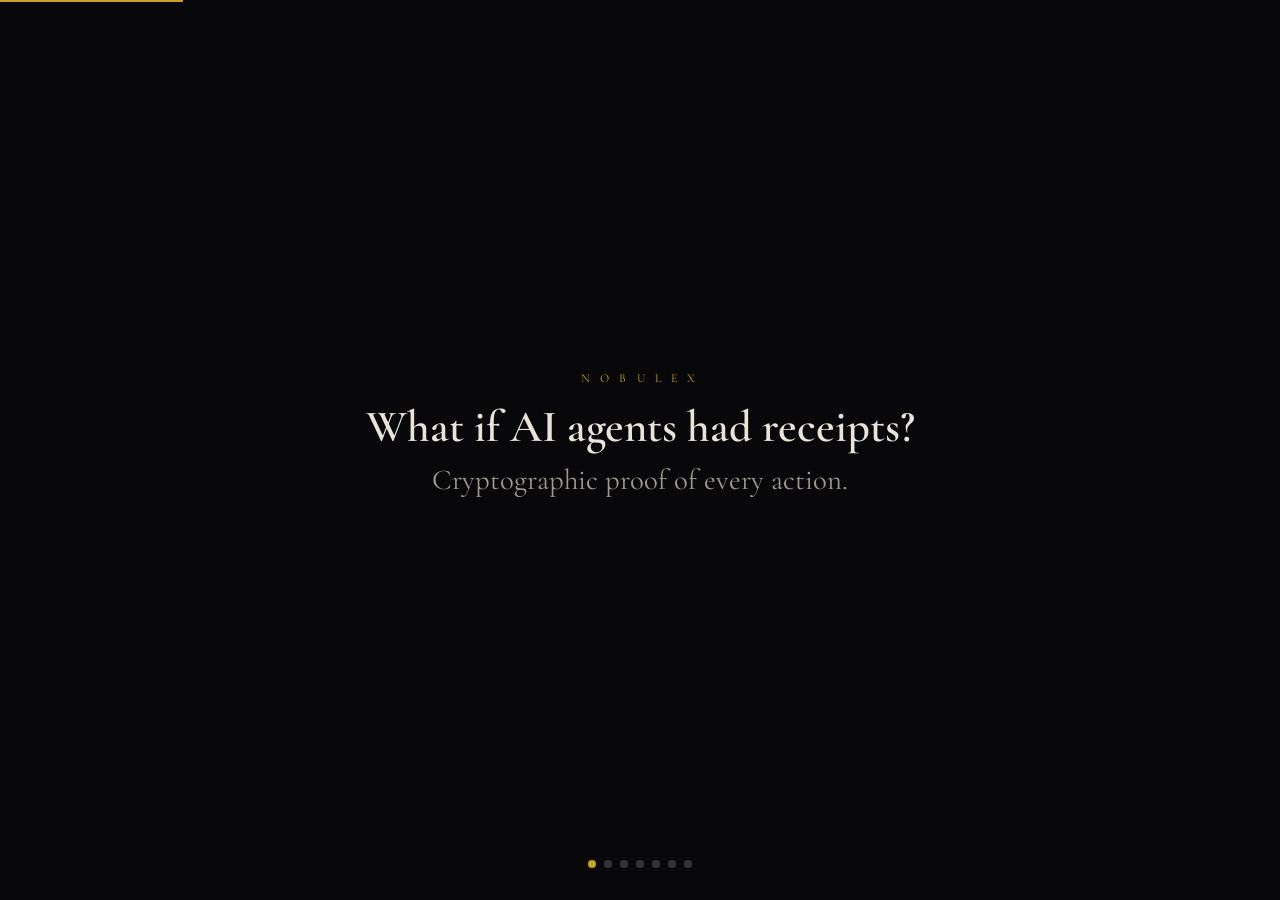
<file: demo-video.html>
<!DOCTYPE html>
<html lang="en">
<head>
<meta charset="UTF-8">
<meta name="viewport" content="width=device-width, initial-scale=1.0">
<title>Nobulex — Product Demo</title>
<style>
@import url('https://fonts.googleapis.com/css2?family=JetBrains+Mono:wght@400;600;700&family=Cormorant+Garamond:wght@400;600;700&display=swap');
*{margin:0;padding:0;box-sizing:border-box}
body{background:#08080a;color:#e8e4d9;font-family:'JetBrains Mono',monospace;overflow:hidden;height:100vh;width:100vw}
.scene{position:absolute;inset:0;display:flex;flex-direction:column;align-items:center;justify-content:center;opacity:0;transition:opacity 0.8s ease;pointer-events:none;padding:2rem}
.scene.active{opacity:1;pointer-events:auto}
.brand{font-family:'Cormorant Garamond',serif;letter-spacing:0.3em;font-size:0.75rem;color:#c9a227;text-transform:uppercase;margin-bottom:1rem}
h1{font-family:'Cormorant Garamond',serif;font-size:2.8rem;font-weight:600;text-align:center;line-height:1.2;margin-bottom:0.5rem}
h2{font-family:'Cormorant Garamond',serif;font-size:1.8rem;font-weight:400;text-align:center;color:#a09b8e;margin-bottom:2rem}
.terminal{background:rgba(0,0,0,0.6);border:1px solid #2a2a2a;border-radius:12px;width:min(700px,90vw);overflow:hidden}
.terminal-header{display:flex;gap:6px;padding:12px 16px;background:rgba(255,255,255,0.03);border-bottom:1px solid #2a2a2a}
.dot{width:10px;height:10px;border-radius:50%}
.dot:nth-child(1){background:#ff5f56}
.dot:nth-child(2){background:#ffbd2e}
.dot:nth-child(3){background:#27c93f}
.terminal-body{padding:1.5rem;font-size:0.85rem;line-height:2;min-height:200px}
.line{opacity:0;transform:translateY(8px);transition:all 0.5s ease}
.line.show{opacity:1;transform:translateY(0)}
.prompt{color:#c9a227}
.green{color:#4ade80}
.red{color:#f87171}
.gold{color:#c9a227}
.dim{color:#666}
.hash{color:#888;font-size:0.75rem}
.big-result{text-align:center;padding:2rem 0}
.big-result .icon{font-size:4rem;margin-bottom:1rem}
.big-result .label{font-size:1.4rem;font-weight:700;letter-spacing:0.15em;text-transform:uppercase}
.big-result .sub{color:#888;font-size:0.85rem;margin-top:0.75rem;line-height:1.7}
.scene-counter{position:fixed;bottom:2rem;left:50%;transform:translateX(-50%);display:flex;gap:8px}
.scene-dot{width:8px;height:8px;border-radius:50%;background:#333;transition:background 0.3s}
.scene-dot.active{background:#c9a227}
.progress-bar{position:fixed;top:0;left:0;height:2px;background:#c9a227;transition:width 0.8s ease;z-index:100}
.tagline{font-family:'Cormorant Garamond',serif;font-size:1.1rem;color:#a09b8e;text-align:center;margin-top:1.5rem;font-style:italic}
.cta{display:inline-block;margin-top:2rem;padding:0.75rem 2rem;border:1px solid #c9a227;color:#c9a227;font-family:'JetBrains Mono',monospace;font-size:0.8rem;letter-spacing:0.1em;text-transform:uppercase;text-decoration:none;transition:all 0.3s}
.cta:hover{background:#c9a227;color:#08080a}
</style>
</head>
<body>
<div class="progress-bar" id="progress"></div>

<!-- SCENE 0: Title -->
<div class="scene active" id="s0">
<div class="brand">N O B U L E X</div>
<h1>What if AI agents had receipts?</h1>
<h2>Cryptographic proof of every action.</h2>
</div>

<!-- SCENE 1: The Problem -->
<div class="scene" id="s1">
<div class="brand">the problem</div>
<h1 style="font-size:2rem">An AI agent transfers $47,000.</h1>
<h2>How do you know it was authorized?</h2>
<div class="terminal">
<div class="terminal-header"><span class="dot"></span><span class="dot"></span><span class="dot"></span></div>
<div class="terminal-body">
<div class="line" id="s1-l1"><span class="prompt">&gt;</span> agent.execute("transfer", { amount: 47000, to: "vendor-0x9f2" })</div>
<div class="line" id="s1-l2"><span class="dim">← { status: "completed", logged: true }</span></div>
<div class="line" id="s1-l3"><br><span class="dim">// but who authorized this?</span></div>
<div class="line" id="s1-l4"><span class="dim">// was the policy checked?</span></div>
<div class="line" id="s1-l5"><span class="dim">// can you prove the log wasn't rewritten?</span></div>
</div>
</div>
</div>

<!-- SCENE 2: Pre-execution signature -->
<div class="scene" id="s2">
<div class="brand">step 1 — before execution</div>
<h1 style="font-size:1.8rem">Sign what was authorized.</h1>
<div class="terminal">
<div class="terminal-header"><span class="dot"></span><span class="dot"></span><span class="dot"></span></div>
<div class="terminal-body">
<div class="line" id="s2-l1"><span class="prompt">&gt;</span> nobulex.signPreExecution({</div>
<div class="line" id="s2-l2">&nbsp;&nbsp;&nbsp;&nbsp;action: <span class="gold">"transfer"</span>,</div>
<div class="line" id="s2-l3">&nbsp;&nbsp;&nbsp;&nbsp;amount: <span class="gold">47000</span>,</div>
<div class="line" id="s2-l4">&nbsp;&nbsp;&nbsp;&nbsp;policy: <span class="gold">"max_transfer_50000"</span>,</div>
<div class="line" id="s2-l5">&nbsp;&nbsp;&nbsp;&nbsp;delegator: <span class="gold">"did:nobulex:root-principal"</span></div>
<div class="line" id="s2-l6">})</div>
<div class="line" id="s2-l7"><br><span class="green">✓ pre-execution receipt signed</span></div>
<div class="line" id="s2-l8"><span class="hash">ed25519:5bd5b780782f...58fcb5596768</span></div>
</div>
</div>
</div>

<!-- SCENE 3: Post-execution signature -->
<div class="scene" id="s3">
<div class="brand">step 2 — after execution</div>
<h1 style="font-size:1.8rem">Sign what actually happened.</h1>
<div class="terminal">
<div class="terminal-header"><span class="dot"></span><span class="dot"></span><span class="dot"></span></div>
<div class="terminal-body">
<div class="line" id="s3-l1"><span class="prompt">&gt;</span> nobulex.signPostExecution({</div>
<div class="line" id="s3-l2">&nbsp;&nbsp;&nbsp;&nbsp;result: <span class="gold">"completed"</span>,</div>
<div class="line" id="s3-l3">&nbsp;&nbsp;&nbsp;&nbsp;amount_transferred: <span class="gold">47000</span>,</div>
<div class="line" id="s3-l4">&nbsp;&nbsp;&nbsp;&nbsp;pre_receipt_hash: <span class="gold">"5bd5b7..."</span></div>
<div class="line" id="s3-l5">})</div>
<div class="line" id="s3-l6"><br><span class="green">✓ post-execution receipt signed</span></div>
<div class="line" id="s3-l7"><span class="hash">ed25519:74362b884c5d...ba8cb9ab9599</span></div>
<div class="line" id="s3-l8"><span class="green">✓ hash chain linked</span></div>
</div>
</div>
</div>

<!-- SCENE 4: Verification passes -->
<div class="scene" id="s4">
<div class="brand">verification</div>
<div class="terminal">
<div class="terminal-header"><span class="dot"></span><span class="dot"></span><span class="dot"></span></div>
<div class="terminal-body">
<div class="line" id="s4-l1"><span class="prompt">&gt;</span> nobulex.verify(receipt)</div>
<div class="line" id="s4-l2"><br><span class="green">✓ pre-execution signature VALID</span></div>
<div class="line" id="s4-l3"><span class="green">✓ post-execution signature VALID</span></div>
<div class="line" id="s4-l4"><span class="green">✓ hash chain linkage VALID</span></div>
<div class="line" id="s4-l5"><span class="green">✓ policy compliance VERIFIED</span></div>
<div class="line" id="s4-l6"><br><div class="big-result"><div class="icon" style="color:#4ade80">✓</div><div class="label green">VERIFIED</div><div class="sub">authorization matched execution.<br>no trust required.</div></div></div>
</div>
</div>
</div>

<!-- SCENE 5: Without Nobulex -->
<div class="scene" id="s5">
<div class="brand">without nobulex</div>
<div class="terminal">
<div class="terminal-header"><span class="dot"></span><span class="dot"></span><span class="dot"></span></div>
<div class="terminal-body">
<div class="line" id="s5-l1"><span class="prompt">&gt;</span> agent.execute("transfer", { amount: 47000 })</div>
<div class="line" id="s5-l2"><span class="dim">← { status: "completed", logged: true }</span></div>
<div class="line" id="s5-l3"><br><span class="red">✗ no pre-execution signature</span></div>
<div class="line" id="s5-l4"><span class="red">✗ no authorization chain</span></div>
<div class="line" id="s5-l5"><span class="red">✗ no hash linkage</span></div>
<div class="line" id="s5-l6"><span class="red">✗ no proof of anything</span></div>
<div class="line" id="s5-l7"><br><div class="big-result"><div class="icon" style="color:#f87171">✗</div><div class="label red">UNVERIFIABLE</div><div class="sub">you have no way to know if this log was rewritten.</div></div></div>
</div>
</div>
</div>

<!-- SCENE 6: Closing -->
<div class="scene" id="s6">
<div class="brand">N O B U L E X</div>
<h1>Cryptographic receipts<br>for AI agent actions.</h1>
<p class="tagline">Merged into Microsoft Agent Governance Toolkit.<br>8 independent implementations validated.<br>EU AI Act enforcement — August 2026.</p>
<a href="https://nobulex.com" class="cta">nobulex.com</a>
</div>

<div class="scene-counter" id="dots"></div>

<script>
const SCENES = 7;
const SCENE_DURATION = 5000;
let current = 0;

// Create dots
const dotsEl = document.getElementById('dots');
for(let i=0;i<SCENES;i++){
  const d = document.createElement('span');
  d.className = 'scene-dot' + (i===0?' active':'');
  d.dataset.i = i;
  dotsEl.appendChild(d);
}

function showScene(n) {
  current = n;
  document.querySelectorAll('.scene').forEach((s,i) => s.classList.toggle('active', i===n));
  document.querySelectorAll('.scene-dot').forEach((d,i) => d.classList.toggle('active', i===n));
  document.getElementById('progress').style.width = ((n+1)/SCENES*100)+'%';
  
  // Animate lines in current scene
  const lines = document.querySelectorAll(`#s${n} .line`);
  lines.forEach((l,i) => {
    setTimeout(() => l.classList.add('show'), 300 + i*500);
  });
}

function nextScene() {
  if(current < SCENES-1) {
    showScene(current+1);
    if(current < SCENES-1) setTimeout(nextScene, SCENE_DURATION);
  }
}

// Start auto-play
showScene(0);
setTimeout(nextScene, 3000);
</script>
</body>
</html>
</file>
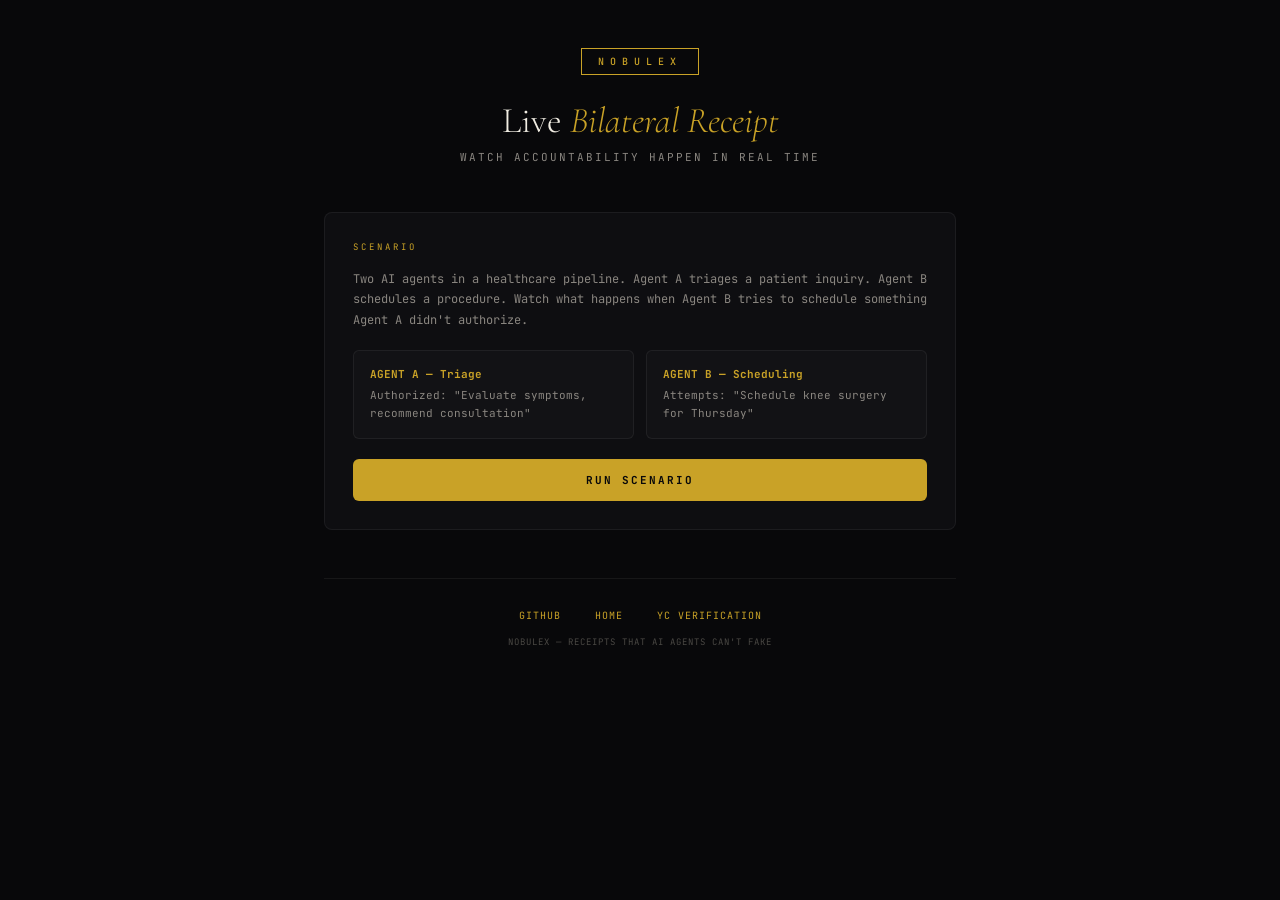
<file: demo.html>
<!DOCTYPE html>
<html lang="en">
<head>
  <meta charset="UTF-8">
  <meta name="viewport" content="width=device-width, initial-scale=1.0">
  <title>Nobulex Demo — Live Bilateral Receipt</title>
  <link rel="icon" type="image/png" href="/favicon.png">
  <meta name="description" content="Watch a bilateral receipt generate in real-time. Two signatures, one chain, zero trust required.">
  <link href="https://fonts.googleapis.com/css2?family=JetBrains+Mono:wght@300;400;500;700&family=Cormorant+Garamond:wght@300;400;600&display=swap" rel="stylesheet">
  <style>
    :root {
      --bg:#08080a;--card:#0e0e11;--border:rgba(255,255,255,0.06);
      --text:#f0ece2;--dim:#8a8680;--muted:#4a4844;
      --gold:#c9a227;--green:#34d399;--red:#f87171;
      --mono:"JetBrains Mono",monospace;--serif:"Cormorant Garamond",Georgia,serif;
    }
    *{box-sizing:border-box;margin:0;padding:0}
    body{background:var(--bg);color:var(--text);font-family:var(--mono);min-height:100vh}
    .container{max-width:680px;margin:0 auto;padding:48px 24px 80px}
    .header{text-align:center;margin-bottom:48px}
    .brand{font-size:10px;font-weight:500;letter-spacing:6px;color:var(--gold);border:1px solid var(--gold);display:inline-block;padding:6px 16px;margin-bottom:24px}
    h1{font-family:var(--serif);font-size:36px;font-weight:300;margin-bottom:8px}
    h1 em{color:var(--gold);font-style:italic}
    .sub{font-size:11px;color:var(--dim);letter-spacing:2px}
    .scenario{background:var(--card);border:1px solid var(--border);border-radius:8px;padding:28px;margin-bottom:24px}
    .scenario-label{font-size:9px;letter-spacing:3px;color:var(--gold);margin-bottom:16px;text-transform:uppercase}
    .scenario-desc{font-size:12px;color:var(--dim);line-height:1.7;margin-bottom:20px}
    .agent-box{display:grid;grid-template-columns:1fr 1fr;gap:12px;margin-bottom:20px}
    .agent{background:rgba(255,255,255,0.02);border:1px solid var(--border);border-radius:6px;padding:16px;font-size:11px}
    .agent-name{color:var(--gold);font-weight:700;margin-bottom:6px}
    .agent-action{color:var(--dim);line-height:1.6}
    .btn{display:block;width:100%;background:var(--gold);color:var(--bg);border:none;padding:14px;border-radius:6px;font-family:var(--mono);font-size:11px;font-weight:700;cursor:pointer;letter-spacing:2px;text-transform:uppercase;transition:all 0.3s}
    .btn:hover{filter:brightness(1.1);transform:translateY(-1px)}
    .timeline{margin-top:24px}
    .t-step{display:flex;gap:12px;padding:10px 0;border-bottom:1px solid rgba(255,255,255,0.02);font-size:11px;opacity:0;transition:opacity 0.4s}
    .t-step.show{opacity:1}
    .t-time{color:var(--muted);width:60px;flex-shrink:0;text-align:right}
    .t-event{color:var(--dim);flex:1}
    .t-event .ok{color:var(--green)}
    .t-event .fail{color:var(--red)}
    .t-event .gold{color:var(--gold)}
    .receipt-box{background:var(--card);border:1px solid rgba(52,211,153,0.2);border-radius:8px;padding:24px;margin-top:24px;font-size:11px;line-height:1.8;display:none}
    .receipt-box.show{display:block}
    .receipt-box pre{color:var(--green);white-space:pre-wrap;word-break:break-all}
    .footer{border-top:1px solid var(--border);padding:24px 0 0;margin-top:48px;text-align:center}
    .footer a{color:var(--gold);font-size:10px;text-decoration:none;letter-spacing:1px;margin:0 12px}
    .footer-copy{font-size:9px;color:var(--muted);margin-top:12px;letter-spacing:1px}
  </style>
</head>
<body>
<div class="container">
  <div class="header">
    <div class="brand">NOBULEX</div>
    <h1>Live <em>Bilateral Receipt</em></h1>
    <p class="sub">WATCH ACCOUNTABILITY HAPPEN IN REAL TIME</p>
  </div>

  <div class="scenario">
    <div class="scenario-label">SCENARIO</div>
    <p class="scenario-desc">Two AI agents in a healthcare pipeline. Agent A triages a patient inquiry. Agent B schedules a procedure. Watch what happens when Agent B tries to schedule something Agent A didn't authorize.</p>
    <div class="agent-box">
      <div class="agent">
        <div class="agent-name">AGENT A — Triage</div>
        <div class="agent-action">Authorized: "Evaluate symptoms, recommend consultation"</div>
      </div>
      <div class="agent">
        <div class="agent-name">AGENT B — Scheduling</div>
        <div class="agent-action">Attempts: "Schedule knee surgery for Thursday"</div>
      </div>
    </div>
    <button class="btn" id="btn-run">RUN SCENARIO</button>
  </div>

  <div class="timeline" id="timeline"></div>
  <div class="receipt-box" id="receipt"></div>

  <div class="footer">
    <a href="https://github.com/arian-gogani/nobulex" target="_blank">GITHUB</a>
    <a href="https://nobulex.com" target="_blank">HOME</a>
    <a href="https://nobulex.com/yc" target="_blank">YC VERIFICATION</a>
    <p class="footer-copy">NOBULEX — RECEIPTS THAT AI AGENTS CAN'T FAKE</p>
  </div>
</div>
<script>
async function sha256(t){const b=new TextEncoder().encode(t);const h=await crypto.subtle.digest('SHA-256',b);return Array.from(new Uint8Array(h)).map(x=>x.toString(16).padStart(2,'0')).join('')}
function trunc(h){return h.slice(0,8)+'···'+h.slice(-8)}
const sleep=ms=>new Promise(r=>setTimeout(r,ms));
const tl=document.getElementById('timeline');
const rb=document.getElementById('receipt');

function addStep(time,html){
  const d=document.createElement('div');
  d.className='t-step';
  d.innerHTML=`<span class="t-time">${time}</span><span class="t-event">${html}</span>`;
  tl.appendChild(d);
  requestAnimationFrame(()=>d.classList.add('show'));
}

document.getElementById('btn-run').onclick=async()=>{
  document.getElementById('btn-run').disabled=true;
  document.getElementById('btn-run').textContent='RUNNING...';
  tl.innerHTML='';rb.className='receipt-box';

  const preAuth={agent:'agent-a-triage',authorized:'evaluate_symptoms_recommend_consultation',scope:'read_only',timestamp:new Date().toISOString()};
  const preHash=await sha256(JSON.stringify(preAuth));

  await sleep(600);
  addStep('0ms',`Agent A generates <span class="gold">pre-execution covenant</span>`);
  await sleep(800);
  addStep('12ms',`Authorization signed: <span class="ok">"evaluate symptoms, recommend consultation"</span>`);
  await sleep(600);
  addStep('14ms',`Covenant hash: <span class="gold">${trunc(preHash)}</span>`);

  await sleep(1000);
  addStep('200ms',`Agent A completes triage. Result: <span class="ok">"recommend orthopedic consultation"</span>`);

  const postA={agent:'agent-a-triage',result:'recommend_orthopedic_consultation',prior_hash:preHash,timestamp:new Date().toISOString()};
  const postHashA=await sha256(JSON.stringify(postA));
  await sleep(600);
  addStep('202ms',`Agent A signs <span class="ok">post-execution receipt</span>: ${trunc(postHashA)}`);
  await sleep(400);
  addStep('203ms',`Hash chain: pre→post <span class="ok">VALID</span>. Agent A receipt complete.`);

  await sleep(1200);
  addStep('500ms',`Agent B receives delegation. Reading Agent A's receipt...`);

  const preBAuth={agent:'agent-b-scheduling',authorized:'schedule_consultation',delegated_from:postHashA,timestamp:new Date().toISOString()};
  const preBHash=await sha256(JSON.stringify(preBAuth));
  await sleep(800);
  addStep('510ms',`Agent B covenant: <span class="gold">"schedule consultation"</span> (delegated from Agent A)`);

  await sleep(1000);
  addStep('800ms',`<span class="fail">⚠ Agent B ATTEMPTS: "schedule knee surgery for Thursday"</span>`);
  await sleep(600);
  addStep('801ms',`<span class="fail">Authorization mismatch detected</span>`);
  await sleep(400);
  addStep('802ms',`Authorized: <span class="ok">"schedule consultation"</span>`);
  await sleep(300);
  addStep('803ms',`Attempted: <span class="fail">"schedule knee surgery"</span>`);

  await sleep(800);
  const failHash=await sha256('MISMATCH:'+preBHash);
  addStep('810ms',`<span class="fail">✗ VERIFICATION FAILED</span> — action blocked before execution`);
  await sleep(400);
  addStep('811ms',`Failure receipt: <span class="fail">${trunc(failHash)}</span>`);
  await sleep(400);
  addStep('812ms',`Chain break recorded. Auditors can verify offline.`);

  await sleep(800);
  rb.className='receipt-box show';
  rb.innerHTML=`<pre>{
  "receipt_type": "bilateral_receipt",
  "status": "BLOCKED",
  "agent": "agent-b-scheduling",
  "authorized_action": "schedule_consultation",
  "attempted_action": "schedule_knee_surgery",
  "delegated_from": "${trunc(postHashA)}",
  "pre_execution_hash": "${trunc(preBHash)}",
  "failure_hash": "${trunc(failHash)}",
  "reason": "ACTION_SCOPE_MISMATCH",
  "timestamp": "${new Date().toISOString()}"
}</pre>`;

  document.getElementById('btn-run').textContent='SCENARIO COMPLETE';
};
</script>
</body>
</html>
</file>
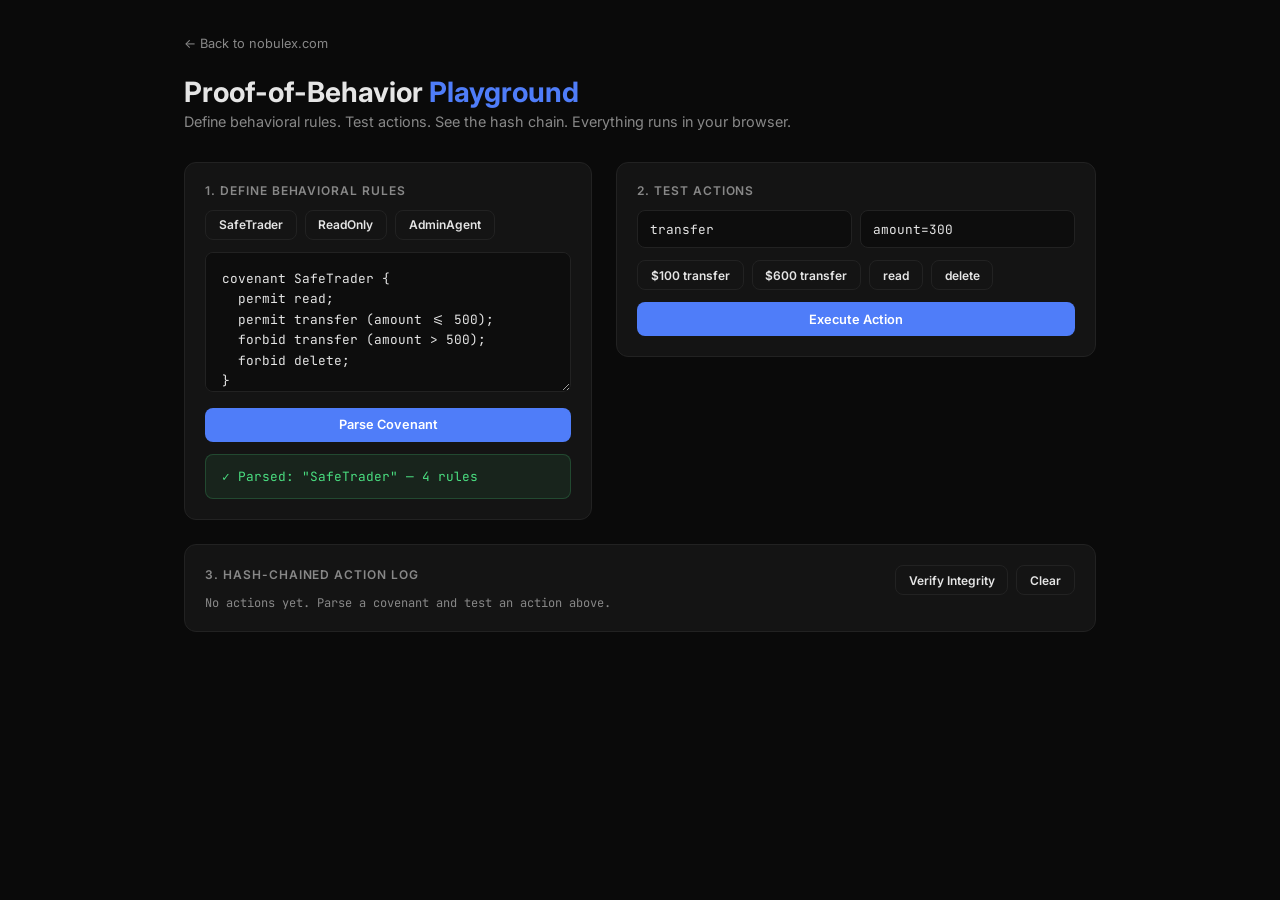
<file: playground.html>
<!DOCTYPE html>
<html lang="en">
<head>
  <meta charset="UTF-8">
  <meta name="viewport" content="width=device-width, initial-scale=1.0">
  <title>Playground — Nobulex Proof-of-Behavior</title>
  <meta name="description" content="Try proof-of-behavior enforcement live in your browser. Define rules, test actions, see the hash chain.">
  <link rel="icon" type="image/png" href="/icon.png">
  <link rel="preconnect" href="https://fonts.googleapis.com">
  <link rel="preconnect" href="https://fonts.gstatic.com" crossorigin>
  <link href="https://fonts.googleapis.com/css2?family=Inter:wght@300;400;500;600;700&family=JetBrains+Mono:wght@400;500&display=swap" rel="stylesheet">
  <style>
    * { margin: 0; padding: 0; box-sizing: border-box; }
    :root { --bg: #0a0a0a; --surface: #141414; --border: #222; --text: #e5e5e5; --muted: #888; --accent: #4f7df9; --green: #4ade80; --red: #f87171; --mono: 'JetBrains Mono', monospace; --sans: 'Inter', sans-serif; }
    body { background: var(--bg); color: var(--text); font-family: var(--sans); min-height: 100vh; }
    .pg { max-width: 960px; margin: 0 auto; padding: 2rem 1.5rem 4rem; }
    .pg h1 { font-size: 1.75rem; font-weight: 700; margin-bottom: 0.25rem; }
    .pg h1 span { color: var(--accent); }
    .pg__sub { color: var(--muted); font-size: 0.9rem; margin-bottom: 2rem; }
    .pg__grid { display: grid; grid-template-columns: 1fr 1fr; gap: 1.5rem; align-items: start; }
    @media (max-width: 700px) { .pg__grid { grid-template-columns: 1fr; } }
    .card { background: var(--surface); border: 1px solid var(--border); border-radius: 12px; padding: 1.25rem; }
    .card__title { font-size: 0.75rem; font-weight: 600; text-transform: uppercase; letter-spacing: 0.08em; color: var(--muted); margin-bottom: 0.75rem; }
    textarea { width: 100%; background: #0d0d0d; border: 1px solid var(--border); border-radius: 8px; color: var(--text); font-family: var(--mono); font-size: 0.8rem; padding: 1rem; resize: vertical; min-height: 140px; line-height: 1.6; outline: none; }
    textarea:focus { border-color: var(--accent); }
    .action-row { display: flex; gap: 0.5rem; margin-bottom: 0.75rem; }
    .action-row input { flex: 1; background: #0d0d0d; border: 1px solid var(--border); border-radius: 8px; color: var(--text); font-family: var(--mono); font-size: 0.8rem; padding: 0.6rem 0.75rem; outline: none; }
    .action-row input:focus { border-color: var(--accent); }
    .btn { padding: 0.6rem 1.25rem; font-size: 0.8rem; font-weight: 600; border: none; border-radius: 8px; cursor: pointer; font-family: var(--sans); transition: all 0.15s; }
    .btn--primary { background: var(--accent); color: #fff; }
    .btn--primary:hover { background: #3d6de8; }
    .btn--sm { padding: 0.4rem 0.8rem; font-size: 0.75rem; }
    .btn--outline { background: transparent; border: 1px solid var(--border); color: var(--text); }
    .btn--outline:hover { border-color: var(--accent); color: var(--accent); }
    .result { margin-top: 0.75rem; padding: 0.75rem 1rem; border-radius: 8px; font-family: var(--mono); font-size: 0.8rem; line-height: 1.5; }
    .result--allow { background: rgba(74,222,128,0.08); border: 1px solid rgba(74,222,128,0.2); color: var(--green); }
    .result--block { background: rgba(248,113,113,0.08); border: 1px solid rgba(248,113,113,0.2); color: var(--red); }
    .log { margin-top: 1.5rem; }
    .log__entry { padding: 0.6rem 0.75rem; border-bottom: 1px solid var(--border); font-family: var(--mono); font-size: 0.72rem; line-height: 1.5; display: flex; justify-content: space-between; align-items: flex-start; gap: 0.5rem; }
    .log__entry:last-child { border-bottom: none; }
    .log__idx { color: var(--muted); min-width: 20px; }
    .log__action { flex: 1; }
    .log__outcome--success { color: var(--green); }
    .log__outcome--blocked { color: var(--red); }
    .log__hash { color: var(--muted); font-size: 0.65rem; opacity: 0.7; }
    .verify { margin-top: 1rem; padding: 1rem; border-radius: 8px; }
    .verify--pass { background: rgba(74,222,128,0.06); border: 1px solid rgba(74,222,128,0.15); }
    .verify--fail { background: rgba(248,113,113,0.06); border: 1px solid rgba(248,113,113,0.15); }
    .verify__title { font-weight: 600; font-size: 0.85rem; margin-bottom: 0.25rem; }
    .verify__detail { font-size: 0.8rem; color: var(--muted); font-family: var(--mono); }
    .stats { display: flex; gap: 1.5rem; margin-top: 1rem; flex-wrap: wrap; }
    .stat { text-align: center; }
    .stat__val { font-size: 1.5rem; font-weight: 700; font-family: var(--mono); }
    .stat__lbl { font-size: 0.7rem; color: var(--muted); text-transform: uppercase; letter-spacing: 0.06em; }
    .full-width { grid-column: 1 / -1; }
    .back { display: inline-block; color: var(--muted); text-decoration: none; font-size: 0.8rem; margin-bottom: 1.5rem; }
    .back:hover { color: var(--accent); }
    .presets { display: flex; gap: 0.5rem; margin-bottom: 0.75rem; flex-wrap: wrap; }
  </style>
</head>
<body>
  <div class="pg">
    <a href="/" class="back">← Back to nobulex.com</a>
    <h1>Proof-of-Behavior <span>Playground</span></h1>
    <p class="pg__sub">Define behavioral rules. Test actions. See the hash chain. Everything runs in your browser.</p>

    <div class="pg__grid">
      <!-- Left: Covenant Editor -->
      <div class="card">
        <div class="card__title">1. Define Behavioral Rules</div>
        <div class="presets">
          <button class="btn btn--sm btn--outline" onclick="loadPreset('trader')">SafeTrader</button>
          <button class="btn btn--sm btn--outline" onclick="loadPreset('readonly')">ReadOnly</button>
          <button class="btn btn--sm btn--outline" onclick="loadPreset('admin')">AdminAgent</button>
        </div>
        <textarea id="covenant" spellcheck="false">covenant SafeTrader {
  permit read;
  permit transfer (amount <= 500);
  forbid transfer (amount > 500);
  forbid delete;
}</textarea>
        <button class="btn btn--primary" style="margin-top:0.75rem;width:100%" onclick="parseCovenant()">Parse Covenant</button>
        <div id="parseResult"></div>
      </div>

      <!-- Right: Action Tester -->
      <div class="card">
        <div class="card__title">2. Test Actions</div>
        <div class="action-row">
          <input type="text" id="actionName" placeholder="Action (e.g. transfer)" value="transfer">
          <input type="text" id="actionParam" placeholder="Param (e.g. amount=300)" value="amount=300">
        </div>
        <div style="display:flex;gap:0.5rem;flex-wrap:wrap;margin-bottom:0.75rem">
          <button class="btn btn--sm btn--outline" onclick="quickAction('transfer','amount=100')">$100 transfer</button>
          <button class="btn btn--sm btn--outline" onclick="quickAction('transfer','amount=600')">$600 transfer</button>
          <button class="btn btn--sm btn--outline" onclick="quickAction('read','')">read</button>
          <button class="btn btn--sm btn--outline" onclick="quickAction('delete','')">delete</button>
        </div>
        <button class="btn btn--primary" style="width:100%" onclick="testAction()">Execute Action</button>
        <div id="actionResult"></div>

        <div class="stats" id="statsBar" style="display:none">
          <div class="stat"><div class="stat__val" id="statTotal">0</div><div class="stat__lbl">Actions</div></div>
          <div class="stat"><div class="stat__val" style="color:var(--green)" id="statAllowed">0</div><div class="stat__lbl">Allowed</div></div>
          <div class="stat"><div class="stat__val" style="color:var(--red)" id="statBlocked">0</div><div class="stat__lbl">Blocked</div></div>
        </div>
      </div>

      <!-- Full width: Hash-Chained Action Log -->
      <div class="card full-width">
        <div style="display:flex;justify-content:space-between;align-items:center">
          <div class="card__title">3. Hash-Chained Action Log</div>
          <div style="display:flex;gap:0.5rem">
            <button class="btn btn--sm btn--outline" onclick="verifyLog()">Verify Integrity</button>
            <button class="btn btn--sm btn--outline" onclick="clearLog()">Clear</button>
          </div>
        </div>
        <div id="logEntries" style="font-family:var(--mono);font-size:0.75rem;color:var(--muted)">No actions yet. Parse a covenant and test an action above.</div>
        <div id="verifyResult"></div>
      </div>
    </div>
  </div>

<script>
// ── Minimal proof-of-behavior engine (browser-native) ──────────────────────

let covenant = null;
let actionLog = [];
let totalActions = 0, allowedCount = 0, blockedCount = 0;

const PRESETS = {
  trader: `covenant SafeTrader {
  permit read;
  permit transfer (amount <= 500);
  forbid transfer (amount > 500);
  forbid delete;
}`,
  readonly: `covenant ReadOnly {
  permit read;
  forbid write;
  forbid delete;
  forbid transfer;
}`,
  admin: `covenant AdminAgent {
  permit read;
  permit write;
  permit transfer (amount <= 10000);
  forbid transfer (amount > 10000);
  forbid delete;
}`
};

function loadPreset(name) {
  document.getElementById('covenant').value = PRESETS[name];
  parseCovenant();
}

function parseCovenant() {
  const src = document.getElementById('covenant').value.trim();
  try {
    covenant = parseDSL(src);
    document.getElementById('parseResult').innerHTML =
      '<div class="result result--allow">✓ Parsed: "' + covenant.name + '" — ' +
      covenant.rules.length + ' rules</div>';
  } catch (e) {
    document.getElementById('parseResult').innerHTML =
      '<div class="result result--block">✗ Parse error: ' + e.message + '</div>';
    covenant = null;
  }
}

function parseDSL(src) {
  const nameMatch = src.match(/covenant\s+(\w+)\s*\{/);
  if (!nameMatch) throw new Error('Missing "covenant Name { ... }"');
  const name = nameMatch[1];
  const body = src.slice(src.indexOf('{') + 1, src.lastIndexOf('}'));
  const lines = body.split(';').map(l => l.trim()).filter(Boolean);
  const rules = lines.map(line => {
    const m = line.match(/^(permit|forbid|require)\s+(\w+)(?:\s*\((.+)\))?$/);
    if (!m) throw new Error('Invalid rule: "' + line + '"');
    const [, effect, action, condStr] = m;
    let condition = null;
    if (condStr) {
      const cm = condStr.trim().match(/^(\w+)\s*(<=|>=|<|>|==|!=)\s*(.+)$/);
      if (cm) condition = { field: cm[1], op: cm[2], value: parseFloat(cm[3]) || cm[3] };
    }
    return { effect, action, condition };
  });
  return { name, rules };
}

function evaluate(action, params) {
  if (!covenant) return { decision: 'block', reason: 'No covenant parsed' };
  let matched = null;
  for (const rule of covenant.rules) {
    if (rule.action !== action && rule.action !== '*') continue;
    if (rule.condition) {
      const val = params[rule.condition.field];
      if (val === undefined) continue;
      const v = parseFloat(val);
      const t = rule.condition.value;
      const op = rule.condition.op;
      let passes = false;
      if (op === '<=') passes = v <= t;
      else if (op === '>=') passes = v >= t;
      else if (op === '<') passes = v < t;
      else if (op === '>') passes = v > t;
      else if (op === '==') passes = v === t;
      else if (op === '!=') passes = v !== t;
      if (!passes) continue;
    }
    if (rule.effect === 'forbid') return { decision: 'block', reason: 'Forbidden by rule: forbid ' + action + (rule.condition ? ' (' + rule.condition.field + ' ' + rule.condition.op + ' ' + rule.condition.value + ')' : '') };
    if (rule.effect === 'permit') matched = rule;
  }
  if (matched) return { decision: 'allow', reason: 'Permitted by rule: permit ' + action + (matched.condition ? ' (' + matched.condition.field + ' ' + matched.condition.op + ' ' + matched.condition.value + ')' : '') };
  return { decision: 'block', reason: 'Default deny — no matching permit rule' };
}

async function sha256(str) {
  const buf = new TextEncoder().encode(str);
  const hash = await crypto.subtle.digest('SHA-256', buf);
  return Array.from(new Uint8Array(hash)).map(b => b.toString(16).padStart(2, '0')).join('');
}

function quickAction(action, paramStr) {
  document.getElementById('actionName').value = action;
  document.getElementById('actionParam').value = paramStr;
  testAction();
}

async function testAction() {
  if (!covenant) { parseCovenant(); if (!covenant) return; }
  const action = document.getElementById('actionName').value.trim();
  const paramStr = document.getElementById('actionParam').value.trim();
  const params = {};
  if (paramStr) {
    paramStr.split(',').forEach(p => {
      const [k, v] = p.split('=').map(s => s.trim());
      params[k] = isNaN(v) ? v : parseFloat(v);
    });
  }

  const result = evaluate(action, params);
  const prevHash = actionLog.length > 0 ? actionLog[actionLog.length - 1].hash : 'genesis';
  const entry = {
    index: actionLog.length,
    timestamp: new Date().toISOString(),
    action,
    params,
    outcome: result.decision === 'allow' ? 'success' : 'blocked',
    previousHash: prevHash,
    hash: '',
  };
  entry.hash = await sha256(JSON.stringify({ ...entry, hash: undefined }));
  actionLog.push(entry);

  totalActions++;
  if (result.decision === 'allow') allowedCount++; else blockedCount++;

  const cls = result.decision === 'allow' ? 'result--allow' : 'result--block';
  const icon = result.decision === 'allow' ? '✓ ALLOWED' : '✗ BLOCKED';
  document.getElementById('actionResult').innerHTML =
    '<div class="result ' + cls + '">' + icon + ' — ' + result.reason + '</div>';

  document.getElementById('statsBar').style.display = 'flex';
  document.getElementById('statTotal').textContent = totalActions;
  document.getElementById('statAllowed').textContent = allowedCount;
  document.getElementById('statBlocked').textContent = blockedCount;

  renderLog();
}

function renderLog() {
  if (actionLog.length === 0) {
    document.getElementById('logEntries').innerHTML = 'No actions yet.';
    return;
  }
  let html = '<div style="margin-bottom:0.5rem;font-size:0.7rem;color:var(--muted)">Each entry is SHA-256 linked to the previous. Tamper with one → chain breaks.</div>';
  for (const e of actionLog) {
    const cls = e.outcome === 'success' ? 'log__outcome--success' : 'log__outcome--blocked';
    const paramStr = Object.keys(e.params).length > 0 ? ' ' + JSON.stringify(e.params) : '';
    html += '<div class="log__entry">' +
      '<span class="log__idx">#' + e.index + '</span>' +
      '<span class="log__action">' + e.action + paramStr + '</span>' +
      '<span class="' + cls + '">' + e.outcome + '</span>' +
      '<span class="log__hash" title="' + e.hash + '">' + e.hash.slice(0, 12) + '…</span>' +
      '</div>';
  }
  document.getElementById('logEntries').innerHTML = html;
}

async function verifyLog() {
  if (actionLog.length === 0) {
    document.getElementById('verifyResult').innerHTML = '<div class="verify verify--fail"><div class="verify__title">No log to verify</div></div>';
    return;
  }
  let valid = true;
  for (let i = 0; i < actionLog.length; i++) {
    const e = actionLog[i];
    const expected = await sha256(JSON.stringify({ ...e, hash: undefined }));
    if (expected !== e.hash) { valid = false; break; }
    if (i > 0 && e.previousHash !== actionLog[i - 1].hash) { valid = false; break; }
  }
  const cls = valid ? 'verify--pass' : 'verify--fail';
  const icon = valid ? '✓' : '✗';
  const msg = valid ? 'Hash chain intact. ' + actionLog.length + ' entries verified. Log has not been tampered with.' : 'INTEGRITY FAILURE — hash chain is broken. Log has been tampered with.';
  document.getElementById('verifyResult').innerHTML =
    '<div class="verify ' + cls + '"><div class="verify__title">' + icon + ' Verification: ' + (valid ? 'PASSED' : 'FAILED') + '</div><div class="verify__detail">' + msg + '</div></div>';
}

function clearLog() {
  actionLog = [];
  totalActions = 0; allowedCount = 0; blockedCount = 0;
  document.getElementById('logEntries').innerHTML = 'No actions yet.';
  document.getElementById('verifyResult').innerHTML = '';
  document.getElementById('actionResult').innerHTML = '';
  document.getElementById('statsBar').style.display = 'none';
}

// Parse on load
parseCovenant();
</script>
</body>
</html>
</file>
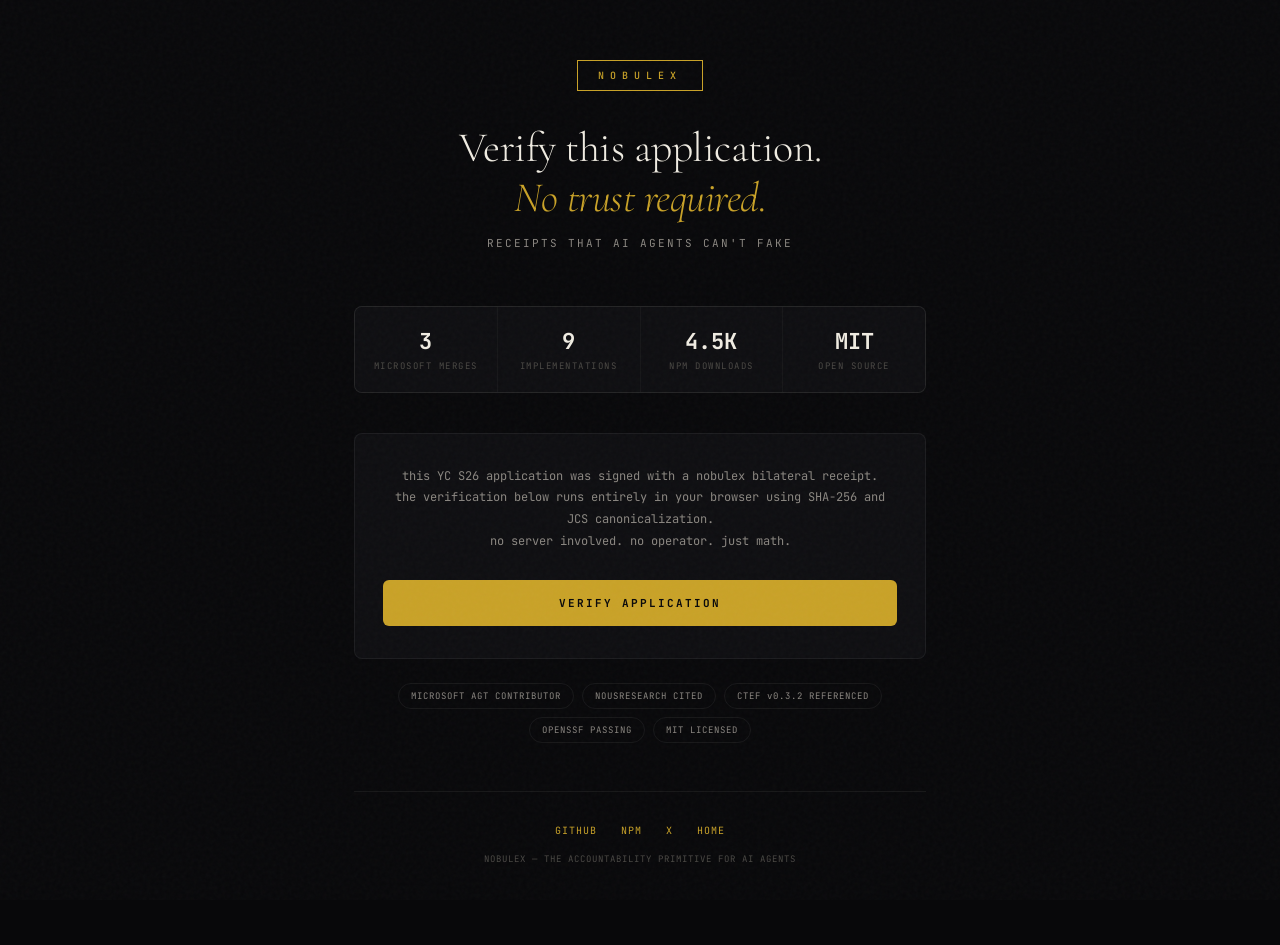
<file: yc.html>
<!DOCTYPE html>
<html lang="en">
<head>
  <meta charset="UTF-8">
  <meta name="viewport" content="width=device-width, initial-scale=1.0">
  <title>Nobulex — YC S26 Verification</title>
  <link rel="icon" type="image/png" href="/favicon.png">
  <meta name="description" content="Verify Nobulex's YC S26 application cryptographically. No trust required.">
  <link href="https://fonts.googleapis.com/css2?family=Cormorant+Garamond:ital,wght@0,300;0,400;0,600;1,300&family=JetBrains+Mono:wght@300;400;500;700&display=swap" rel="stylesheet">
  <style>
    :root {
      --bg: #08080a;
      --bg-card: #0e0e11;
      --border: rgba(255,255,255,0.06);
      --border-active: rgba(201,162,39,0.3);
      --text: #f0ece2;
      --text-dim: #8a8680;
      --text-muted: #4a4844;
      --gold: #c9a227;
      --gold-dim: rgba(201,162,39,0.15);
      --green: #34d399;
      --green-dim: rgba(52,211,153,0.08);
      --red: #f87171;
      --red-dim: rgba(248,113,113,0.08);
      --mono: "JetBrains Mono", ui-monospace, monospace;
      --serif: "Cormorant Garamond", Georgia, serif;
    }
    * { box-sizing: border-box; margin: 0; padding: 0; }
    body {
      background: var(--bg);
      color: var(--text);
      font-family: var(--mono);
      min-height: 100vh;
      overflow-x: hidden;
    }
    .grain {
      position: fixed; top: 0; left: 0; width: 100%; height: 100%;
      background-image: url("data:image/svg+xml,%3Csvg viewBox='0 0 256 256' xmlns='http://www.w3.org/2000/svg'%3E%3Cfilter id='n'%3E%3CfeTurbulence type='fractalNoise' baseFrequency='0.9' numOctaves='4' stitchTiles='stitch'/%3E%3C/filter%3E%3Crect width='100%25' height='100%25' filter='url(%23n)' opacity='0.03'/%3E%3C/svg%3E");
      pointer-events: none; z-index: 9999;
    }
    .container {
      max-width: 620px;
      margin: 0 auto;
      padding: 60px 24px 80px;
    }

    /* HEADER */
    .header {
      text-align: center;
      margin-bottom: 56px;
      animation: fadeUp 0.8s ease;
    }
    .brand-mark {
      display: inline-block;
      font-family: var(--mono);
      font-size: 10px;
      font-weight: 500;
      letter-spacing: 6px;
      color: var(--gold);
      border: 1px solid var(--gold);
      padding: 8px 20px;
      margin-bottom: 32px;
      text-transform: uppercase;
    }
    h1 {
      font-family: var(--serif);
      font-size: 42px;
      font-weight: 300;
      line-height: 1.2;
      letter-spacing: -0.5px;
      margin-bottom: 12px;
    }
    h1 em { font-style: italic; color: var(--gold); }
    .subtitle {
      font-size: 11px;
      color: var(--text-dim);
      letter-spacing: 2px;
    }

    /* TRACTION BAR */
    .traction {
      display: grid;
      grid-template-columns: repeat(4, 1fr);
      gap: 1px;
      background: var(--border);
      border: 1px solid var(--border);
      border-radius: 8px;
      overflow: hidden;
      margin-bottom: 40px;
      animation: fadeUp 0.8s ease 0.2s both;
    }
    .traction-item {
      background: var(--bg-card);
      padding: 20px 12px;
      text-align: center;
    }
    .traction-num {
      font-size: 22px;
      font-weight: 700;
      color: var(--text);
      margin-bottom: 4px;
    }
    .traction-label {
      font-size: 9px;
      color: var(--text-muted);
      letter-spacing: 1.5px;
      text-transform: uppercase;
    }

    /* CARDS */
    .card {
      background: var(--bg-card);
      border: 1px solid var(--border);
      border-radius: 8px;
      padding: 32px 28px;
      margin-bottom: 24px;
      position: relative;
      overflow: hidden;
    }
    .card::before {
      content: '';
      position: absolute;
      top: 0; left: 0; right: 0;
      height: 1px;
      background: linear-gradient(90deg, transparent, var(--gold), transparent);
      opacity: 0;
      transition: opacity 0.6s;
    }
    .card:hover::before { opacity: 0.6; }

    .card-label {
      font-size: 9px;
      letter-spacing: 3px;
      color: var(--gold);
      margin-bottom: 20px;
      text-transform: uppercase;
    }
    .card-desc {
      font-size: 12px;
      color: var(--text-dim);
      line-height: 1.8;
      text-align: center;
      margin-bottom: 28px;
    }

    /* BUTTONS */
    .btn {
      display: block; width: 100%;
      background: var(--gold);
      color: var(--bg);
      border: none;
      padding: 16px 36px;
      border-radius: 6px;
      font-family: var(--mono);
      font-size: 11px;
      font-weight: 700;
      cursor: pointer;
      letter-spacing: 2px;
      text-transform: uppercase;
      transition: all 0.3s;
      text-align: center;
      text-decoration: none;
    }
    .btn:hover { filter: brightness(1.1); transform: translateY(-1px); box-shadow: 0 4px 20px rgba(201,162,39,0.3); }
    .btn:disabled { opacity: 0.3; cursor: not-allowed; transform: none; box-shadow: none; }
    .btn-ghost {
      background: transparent;
      color: var(--red);
      border: 1px solid rgba(248,113,113,0.3);
    }
    .btn-ghost:hover { background: var(--red-dim); box-shadow: 0 4px 20px rgba(248,113,113,0.15); }
    .btn-outline {
      background: transparent;
      color: var(--text);
      border: 1px solid var(--border);
    }
    .btn-outline:hover { border-color: var(--gold); color: var(--gold); box-shadow: none; }

    /* STEPS */
    .step {
      font-size: 11px;
      color: var(--text-muted);
      padding: 8px 0;
      border-bottom: 1px solid rgba(255,255,255,0.02);
      transition: all 0.4s;
      display: flex;
      align-items: center;
      gap: 8px;
    }
    .step:last-child { border-bottom: none; }
    .step .icon { width: 16px; text-align: center; flex-shrink: 0; }
    .step.active { color: var(--text); }
    .step.done { color: var(--green); }
    .step.done .icon::after { content: '✓'; }
    .step.fail { color: var(--red); }
    .step.fail .icon::after { content: '✗'; }
    .step .hash { color: var(--text-muted); font-size: 10px; margin-left: auto; }

    /* RESULTS */
    .result {
      text-align: center;
      padding: 40px 28px;
      border-radius: 8px;
      margin-bottom: 24px;
      position: relative;
    }
    .result.ok { background: var(--green-dim); border: 1px solid rgba(52,211,153,0.2); }
    .result.fail { background: var(--red-dim); border: 1px solid rgba(248,113,113,0.2); }
    .result-icon { font-size: 48px; margin-bottom: 12px; }
    .result-status { font-size: 13px; font-weight: 700; letter-spacing: 3px; margin-bottom: 20px; }
    .result.ok .result-icon, .result.ok .result-status { color: var(--green); }
    .result.fail .result-icon, .result.fail .result-status { color: var(--red); }
    .result-body { font-size: 12px; color: var(--text-dim); line-height: 1.8; }

    /* RECEIPT */
    .receipt-grid {
      display: grid; grid-template-columns: auto 1fr;
      gap: 4px 16px;
      font-size: 11px;
    }
    .receipt-key { color: var(--text-muted); text-align: right; }
    .receipt-val { color: var(--text); }
    .receipt-val.ok { color: var(--green); }
    .receipt-val.gold { color: var(--gold); }

    /* CREDIBILITY */
    .cred {
      display: flex; flex-wrap: wrap; gap: 8px;
      justify-content: center;
      margin: 24px 0;
    }
    .cred-tag {
      font-size: 9px;
      letter-spacing: 1px;
      color: var(--text-dim);
      border: 1px solid var(--border);
      padding: 6px 12px;
      border-radius: 100px;
    }

    /* VIDEO */
    .video-wrap {
      border: 1px solid var(--border);
      border-radius: 8px;
      overflow: hidden;
      margin-bottom: 24px;
    }
    video { width: 100%; display: block; }

    /* FOOTER */
    .footer {
      border-top: 1px solid var(--border);
      padding: 32px 0 0;
      margin-top: 48px;
      text-align: center;
    }
    .footer-links {
      display: flex; justify-content: center; gap: 24px;
      margin-bottom: 16px;
    }
    .footer-links a {
      font-size: 10px; color: var(--gold);
      text-decoration: none; letter-spacing: 1px;
    }
    .footer-links a:hover { text-decoration: underline; }
    .footer-copy {
      font-size: 9px; color: var(--text-muted);
      letter-spacing: 1px;
    }

    /* ANIMATIONS */
    @keyframes fadeUp {
      from { opacity: 0; transform: translateY(16px); }
      to { opacity: 1; transform: translateY(0); }
    }
    @keyframes pulse { 0%,100% { opacity: 0.4; } 50% { opacity: 1; } }
    .animate-in { animation: fadeUp 0.6s ease both; }
    .hidden { display: none; }

    /* MOBILE */
    @media (max-width: 520px) {
      .container { padding: 40px 16px 60px; }
      h1 { font-size: 32px; }
      .traction { grid-template-columns: repeat(2, 1fr); }
      .traction-num { font-size: 18px; }
    }
  </style>
</head>
<body>
  <div class="grain"></div>
  <div class="container">

    <div class="header">
      <div class="brand-mark">NOBULEX</div>
      <h1>Verify this application.<br><em>No trust required.</em></h1>
      <p class="subtitle">RECEIPTS THAT AI AGENTS CAN'T FAKE</p>
    </div>

    <div class="traction">
      <div class="traction-item">
        <div class="traction-num">3</div>
        <div class="traction-label">MICROSOFT MERGES</div>
      </div>
      <div class="traction-item">
        <div class="traction-num">9</div>
        <div class="traction-label">IMPLEMENTATIONS</div>
      </div>
      <div class="traction-item">
        <div class="traction-num">4.5K</div>
        <div class="traction-label">NPM DOWNLOADS</div>
      </div>
      <div class="traction-item">
        <div class="traction-num">MIT</div>
        <div class="traction-label">OPEN SOURCE</div>
      </div>
    </div>

    <!-- PHASE 1: START -->
    <div id="phase-start">
      <div class="card" style="animation: fadeUp 0.8s ease 0.4s both;">
        <p class="card-desc">
          this YC S26 application was signed with a nobulex bilateral receipt.<br>
          the verification below runs entirely in your browser using SHA-256 and JCS canonicalization.<br>
          no server involved. no operator. just math.
        </p>
        <button class="btn" id="btn-verify">VERIFY APPLICATION</button>
      </div>

      <div class="cred">
        <span class="cred-tag">MICROSOFT AGT CONTRIBUTOR</span>
        <span class="cred-tag">NOUSRESEARCH CITED</span>
        <span class="cred-tag">CTEF v0.3.2 REFERENCED</span>
        <span class="cred-tag">OPENSSF PASSING</span>
        <span class="cred-tag">MIT LICENSED</span>
      </div>
    </div>

    <!-- PHASE 2: VERIFYING -->
    <div id="phase-verifying" class="hidden">
      <div class="card animate-in">
        <div class="card-label">VERIFICATION IN PROGRESS</div>
        <div class="step" id="vs-0"><span class="icon" style="animation:pulse 1s infinite">›</span> loading pre-execution receipt...</div>
        <div class="step" id="vs-1"><span class="icon">·</span> loading post-execution receipt...</div>
        <div class="step" id="vs-2"><span class="icon">·</span> computing SHA-256 of pre-execution commitment...</div>
        <div class="step" id="vs-3"><span class="icon">·</span> verifying hash chain linkage (JCS/RFC 8785)...</div>
        <div class="step" id="vs-4"><span class="icon">·</span> checking pre→post signature composition...</div>
      </div>
    </div>

    <!-- PHASE 3: VERIFIED -->
    <div id="phase-verified" class="hidden">
      <div class="result ok animate-in">
        <div class="result-icon">✓</div>
        <div class="result-status">VERIFIED</div>
        <div class="result-body">
          you just verified this application without trusting anyone.<br>
          the math ran in your browser. no server. no operator.<br><br>
          <strong style="color:var(--green)">that's what nobulex does for every AI agent action.</strong>
        </div>
      </div>
      <div class="card">
        <div class="card-label">RECEIPT DETAILS</div>
        <div class="receipt-grid" id="receipt-display"></div>
      </div>
      <p style="font-family:var(--serif);font-size:22px;text-align:center;margin:32px 0 20px;font-weight:300;">
        Now see what happens <em style="color:var(--red)">without</em> Nobulex.
      </p>
      <button class="btn btn-ghost" id="btn-unverified">VERIFY AN UNPROTECTED AGENT</button>
    </div>

    <!-- PHASE 4: UNVERIFIED CHECK -->
    <div id="phase-unchecking" class="hidden">
      <div class="card animate-in">
        <div class="card-label" style="color:var(--red)">VERIFYING UNPROTECTED AGENT</div>
        <div style="font-size:11px;color:var(--text-dim);margin-bottom:16px;padding:12px;background:rgba(248,113,113,0.05);border-radius:4px;">
          agent: agent-unverified-0x0000<br>
          action: transfer $47,000 → unknown recipient
        </div>
        <div class="step" id="fs-0"><span class="icon" style="animation:pulse 1s infinite">›</span> searching for pre-execution signature...</div>
        <div class="step" id="fs-1"><span class="icon">·</span> searching for authorization chain...</div>
        <div class="step" id="fs-2"><span class="icon">·</span> attempting hash chain verification...</div>
      </div>
    </div>

    <!-- PHASE 5: FAILED -->
    <div id="phase-unfailed" class="hidden">
      <div class="result fail animate-in">
        <div class="result-icon">✗</div>
        <div class="result-status">VERIFICATION FAILED</div>
        <div class="result-body">
          no pre-execution signature. no authorization chain.<br>
          no hash linkage. no proof of anything.<br><br>
          this agent claimed to transfer $47,000.<br>
          you have no way to verify if it was authorized.<br>
          you have no way to know if this log was rewritten.<br><br>
          <strong style="color:var(--red)">this is every AI agent in production right now.</strong>
        </div>
      </div>
      <p style="font-family:var(--serif);font-size:24px;text-align:center;font-weight:300;font-style:italic;margin:24px 0 8px;">
        No receipts. No chain. Just "trust us, we logged it."
      </p>
      <p style="font-size:11px;color:var(--text-muted);text-align:center;margin-bottom:32px;letter-spacing:1px;">
        EU AI Act Article 12 takes effect August 2026. The clock is running.
      </p>
      <a href="https://github.com/arian-gogani/nobulex" class="btn" target="_blank" rel="noopener">VIEW THE CODE ON GITHUB</a>
      <div style="height:16px"></div>
      <a href="https://nobulex.com" class="btn btn-outline">BACK TO NOBULEX.COM</a>
    </div>

    <!-- FOOTER -->
    <div class="footer">
      <div class="footer-links">
        <a href="https://github.com/arian-gogani/nobulex" target="_blank">GITHUB</a>
        <a href="https://www.npmjs.com/package/@nobulex/sdk" target="_blank">NPM</a>
        <a href="https://x.com/nobulexlabs" target="_blank">X</a>
        <a href="https://nobulex.com" target="_blank">HOME</a>
      </div>
      <p class="footer-copy">NOBULEX — THE ACCOUNTABILITY PRIMITIVE FOR AI AGENTS</p>
    </div>
  </div>

  <script>
    async function sha256(text) {
      const buf = new TextEncoder().encode(text);
      const hash = await crypto.subtle.digest('SHA-256', buf);
      return Array.from(new Uint8Array(hash)).map(b => b.toString(16).padStart(2,'0')).join('');
    }
    function canonicalize(obj) {
      if (obj === null) return 'null';
      if (typeof obj !== 'object') return JSON.stringify(obj);
      if (Array.isArray(obj)) return '[' + obj.map(canonicalize).join(',') + ']';
      return '{' + Object.keys(obj).sort().map(k => JSON.stringify(k) + ':' + canonicalize(obj[k])).join(',') + '}';
    }
    function show(id) {
      ['start','verifying','verified','unchecking','unfailed'].forEach(p =>
        document.getElementById('phase-' + p).classList.add('hidden'));
      document.getElementById('phase-' + id).classList.remove('hidden');
    }
    function trunc(h) { return h.slice(0,10) + '···' + h.slice(-10); }
    const sleep = ms => new Promise(r => setTimeout(r, ms));

    let receipt = null;
    async function loadReceipt() {
      try {
        const r = await fetch('/yc-application-receipt.json');
        if (r.ok) { receipt = await r.json(); return; }
      } catch(e) {}
      receipt = {
        bilateral_receipt: {
          pre_execution: {
            type:'yc_application_pre_execution', applicant:'arian-gogani',
            company:'nobulex', batch:'S26', timestamp:'2026-05-04T18:00:00.000Z',
            content_hash:'a8f2c91d4e7b0123c4d5e6f7890abcdef1234567890abcdef1234567890abcde',
            commitment:'these are the answers I intend to submit to Y Combinator'
          },
          post_execution: {
            type:'yc_application_post_execution', applicant:'arian-gogani',
            company:'nobulex', batch:'S26', timestamp:'2026-05-04T19:55:00.000Z',
            submission_status:'submitted'
          },
          chain_status:'complete'
        }
      };
    }

    function setStep(id, cls, text) {
      const el = document.getElementById(id);
      el.className = 'step ' + cls;
      el.innerHTML = '<span class="icon"></span> ' + text;
    }

    async function runVerify() {
      show('verifying');
      const r = receipt.bilateral_receipt;
      const preC = canonicalize(r.pre_execution);
      const preH = await sha256(preC);
      await sleep(800);
      setStep('vs-0','done','pre-execution receipt loaded');
      document.getElementById('vs-0').innerHTML += '<span class="hash">' + trunc(preH) + '</span>';

      const postC = canonicalize(r.post_execution);
      const postH = await sha256(postC);
      await sleep(800);
      setStep('vs-1','done','post-execution receipt loaded');
      document.getElementById('vs-1').innerHTML += '<span class="hash">' + trunc(postH) + '</span>';

      await sleep(700);
      setStep('vs-2','done','pre-execution SHA-256 verified MATCH');
      await sleep(700);
      setStep('vs-3','done','hash chain linkage VALID (JCS/RFC 8785)');

      const chainH = await sha256(preH + postH);
      await sleep(700);
      setStep('vs-4','done','pre→post composition VALID');

      await sleep(600);
      document.getElementById('receipt-display').innerHTML =
        '<span class="receipt-key">applicant</span><span class="receipt-val">' + r.pre_execution.applicant + '</span>' +
        '<span class="receipt-key">company</span><span class="receipt-val">' + r.pre_execution.company + '</span>' +
        '<span class="receipt-key">batch</span><span class="receipt-val">' + r.pre_execution.batch + '</span>' +
        '<span class="receipt-key">pre-execution</span><span class="receipt-val ok">VALID  ' + trunc(preH) + '</span>' +
        '<span class="receipt-key">post-execution</span><span class="receipt-val ok">VALID  ' + trunc(postH) + '</span>' +
        '<span class="receipt-key">chain linkage</span><span class="receipt-val ok">VALID</span>' +
        '<span class="receipt-key">receipt hash</span><span class="receipt-val gold">' + trunc(chainH) + '</span>';
      show('verified');
    }

    async function runFail() {
      show('unchecking');
      await sleep(800);
      setStep('fs-0','fail','pre-execution signature NOT FOUND');
      await sleep(800);
      setStep('fs-1','fail','authorization chain NOT FOUND');
      await sleep(800);
      setStep('fs-2','fail','hash chain verification FAILED — NO DATA');
      await sleep(500);
      show('unfailed');
    }

    document.getElementById('btn-verify').onclick = async () => { await loadReceipt(); runVerify(); };
    document.getElementById('btn-unverified').onclick = () => runFail();
  </script>
</body>
</html>
</file>
